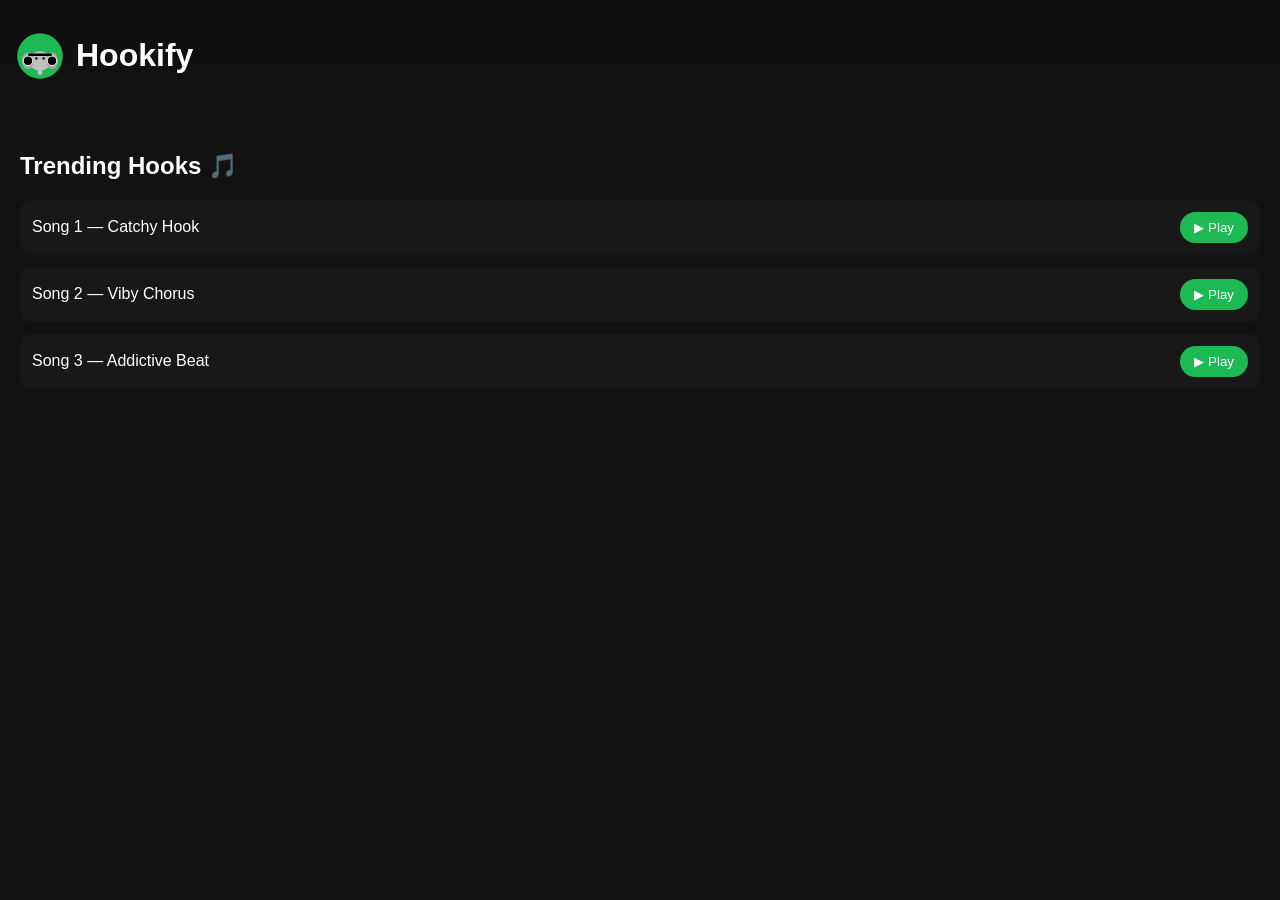
<file: index.html>
<!doctype html>
<html lang="en">
<head>
  <meta charset="utf-8" />
  <meta name="viewport" content="width=device-width,initial-scale=1" />
  <title>Hookify</title>
  <link rel="stylesheet" href="styles.css">
</head>
<body>
  <!-- Header -->
  <header>
    <img src="assets/hookify_logo.svg" alt="Hookify logo" class="logo" />
    <h1>Hookify</h1>
  </header>

  <!-- Main Section -->
  <main class="container">
    <h2>Trending Hooks 🎵</h2>

    <div class="song-card">
      <span>Song 1 — Catchy Hook</span>
      <button>▶ Play</button>
    </div>

    <div class="song-card">
      <span>Song 2 — Viby Chorus</span>
      <button>▶ Play</button>
    </div>

    <div class="song-card">
      <span>Song 3 — Addictive Beat</span>
      <button>▶ Play</button>
    </div>
  </main>
</body>
</html>
</file>
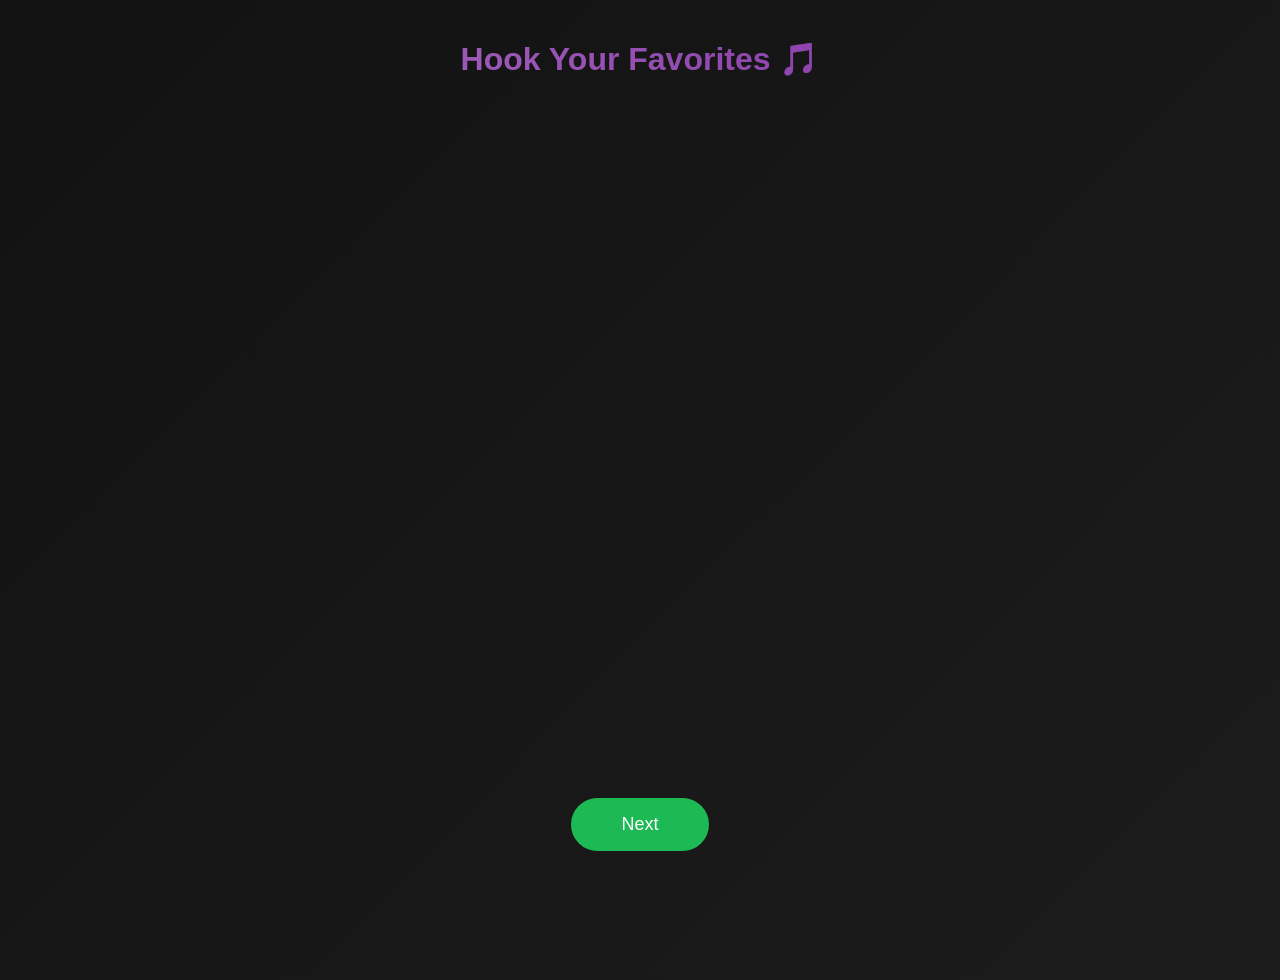
<file: artist-select.html>
<!DOCTYPE html>
<html lang="en">
<head>
<meta charset="UTF-8">
<meta name="viewport" content="width=device-width, initial-scale=1.0">
<title>Hookify - Hook Your Favorites 🎵</title>
<link rel="stylesheet" href="styles.css">
<style>
  body {
    margin: 0;
    background: linear-gradient(135deg, #121212 0%, #1c1c1c 100%);
    font-family: 'Arial', sans-serif;
    color: #fff;
    overflow-x: hidden;
    display: flex;
    flex-direction: column;
    align-items: center;
    justify-content: flex-start;
    min-height: 100vh;
    padding: 40px 20px;
  }

  h1 {
    margin: 0 0 40px;
    font-size: 2rem;
    text-align: center;
    background: linear-gradient(90deg, #9b59b6, #8e44ad);
    -webkit-background-clip: text;
    -webkit-text-fill-color: transparent;
    animation: hue 10s infinite linear;
  }

  @keyframes hue {
    0% { filter: hue-rotate(0deg); }
    100% { filter: hue-rotate(360deg); }
  }

  .artist-list {
    position: relative;
    width: 100%;
    max-width: 1200px;
    height: 70vh;
    display: flex;
    flex-wrap: wrap;
    justify-content: center;
    align-items: center;
    gap: 40px;
  }

  .artist {
    width: 150px;
    height: 150px;
    border-radius: 50%;
    overflow: hidden;
    border: 4px solid transparent;
    cursor: pointer;
    transition: all 0.4s ease;
    display: flex;
    align-items: center;
    justify-content: center;
    position: relative;
    transform: rotate(0deg) translateY(0px);
  }

  .artist img {
    width: 100%;
    height: 100%;
    object-fit: cover;
    border-radius: 50%;
    transition: transform 0.4s ease;
  }

  .artist:hover {
    transform: scale(1.2) rotate(-2deg);
    box-shadow: 0 0 25px rgba(128, 0, 255, 0.7);
    z-index: 2;
  }

  .artist.selected {
    border-color: #1DB954;
    box-shadow: 0 0 25px rgba(128,0,255,0.8);
    transform: scale(1.2);
  }

  .next-btn {
    margin-top: 50px;
    padding: 16px 50px;
    border-radius: 999px;
    border: none;
    background-color: #1DB954;
    color: #fff;
    font-size: 18px;
    cursor: pointer;
    transition: all 0.3s ease;
  }

  .next-btn:hover {
    background-color: #1ed760;
    box-shadow: 0 0 20px rgba(128,0,255,0.8);
  }

  @media (max-width: 768px) {
    .artist-list {
      gap: 20px;
      height: auto;
      flex-wrap: nowrap;
      overflow-x: auto;
      padding-bottom: 20px;
    }

    .artist {
      min-width: 120px;
      min-height: 120px;
    }
  }
</style>
</head>
<body>

  <h1>Hook Your Favorites 🎵</h1>

  <div class="artist-list" id="artist-list"></div>

  <button class="next-btn" id="next-btn">Next</button>

<script>
  const artistsList = [
    "Taylor Swift",
    "Arijit Singh",
    "Yo Yo Honey Singh",
    "One Direction",
    "BTS",
    "Blackpink",
    "Ed Sheeran",
    "Adele",
    "Drake",
    "Badshah"
  ];

  const artistListContainer = document.getElementById('artist-list');
  const selectedArtists = new Set();

  async function fetchArtist(name) {
    try {
      const res = await fetch(`http://localhost:3000/artists/${encodeURIComponent(name)}`);
      const data = await res.json();
      return data.artists.items[0];
    } catch (err) {
      console.error(err);
    }
  }

  async function renderArtists() {
    for (let name of artistsList) {
      const artist = await fetchArtist(name);
      if (!artist) continue;

      const div = document.createElement('div');
      div.classList.add('artist');
      div.innerHTML = `<img src="${artist.images[0]?.url || ''}" alt="${artist.name}">`;

      div.addEventListener('click', () => {
        if(div.classList.contains('selected')){
          div.classList.remove('selected');
          selectedArtists.delete(artist.id);
        } else {
          if(selectedArtists.size < 5){
            div.classList.add('selected');
            selectedArtists.add(artist.id);
          } else {
            alert("You can select up to 5 artists");
          }
        }
      });

      artistListContainer.appendChild(div);
    }
  }

  renderArtists();

  const nextBtn = document.getElementById('next-btn');
  nextBtn.addEventListener('click', () => {
    if(selectedArtists.size === 0){
      alert("Please select at least 1 artist");
      return;
    }
    console.log("Selected Artist IDs:", Array.from(selectedArtists));
    window.location.href = "taste-select.html";
  });
</script>

</body>
</html>
</file>
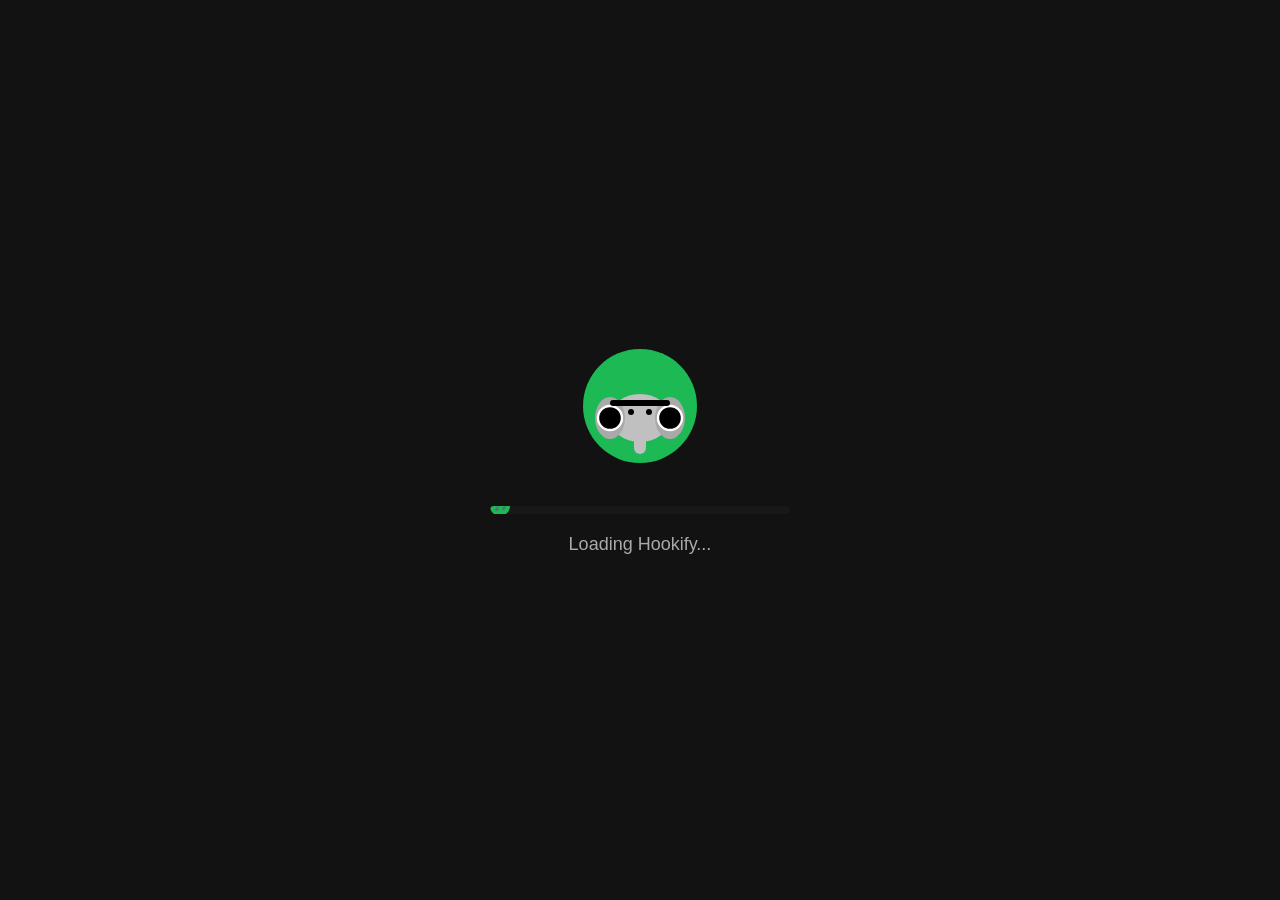
<file: loading.html>
<!DOCTYPE html>
<html lang="en">
<head>
  <meta charset="UTF-8">
  <meta name="viewport" content="width=device-width, initial-scale=1.0">
  <title>Hookify Loading</title>
  <link rel="stylesheet" href="styles.css">
  <style>
    /* Fullscreen center layout */
    body {
      margin: 0;
      height: 100vh;
      background-color: #121212;
      display: flex;
      flex-direction: column;
      justify-content: center;
      align-items: center;
      font-family: Arial, sans-serif;
      overflow: hidden;
    }

    /* Logo */
    .logo {
      height: 120px;
      width: 120px;
      margin-bottom: 40px;
    }

    /* Loading bar */
    .loading-bar {
      position: relative;
      width: 300px;
      height: 8px;
      background: #181818;
      border-radius: 4px;
      overflow: hidden;
    }

    /* Sliding note */
    .note {
      position: absolute;
      top: -10px; /* sits above the bar */
      width: 20px;
      height: 20px;
      background: #1DB954; /* green circle */
      border-radius: 50%;
      display: flex;
      justify-content: center;
      align-items: center;
      animation: slide 2s infinite linear;
      font-size: 12px; /* size of music symbol */
    }

    .music-symbol {
      position: relative;
      top: -1px;
      color: #fff;
    }

    @keyframes slide {
      0% { left: 0; }
      50% { left: 280px; }
      100% { left: 0; }
    }

    /* Loading text */
    .loading-text {
      margin-top: 20px;
      font-size: 18px;
      color: #aaa;
    }

    /* Fade out animation for redirect */
    .fade-out {
      animation: fadeOut 0.8s forwards;
    }

    @keyframes fadeOut {
      to { opacity: 0; transform: scale(0.95); }
    }
  </style>
</head>
<body>

  <!-- Hookify logo -->
  <img src="assets/hookify_logo.svg" alt="Hookify Logo" class="logo">

  <!-- Loading bar with sliding note -->
  <div class="loading-bar">
    <div class="note">
      <span class="music-symbol">🎵</span>
    </div>
  </div>

  <!-- Loading text -->
  <div class="loading-text">Loading Hookify...</div>

  <script>
    // Redirect after 3 seconds
    setTimeout(() => {
      document.body.classList.add('fade-out'); // fade-out animation
      setTimeout(() => {
        window.location.href = "login.html"; // will create login.html next
      }, 800); // match fade-out duration
    }, 3000);
  </script>

</body>
</html>
</file>
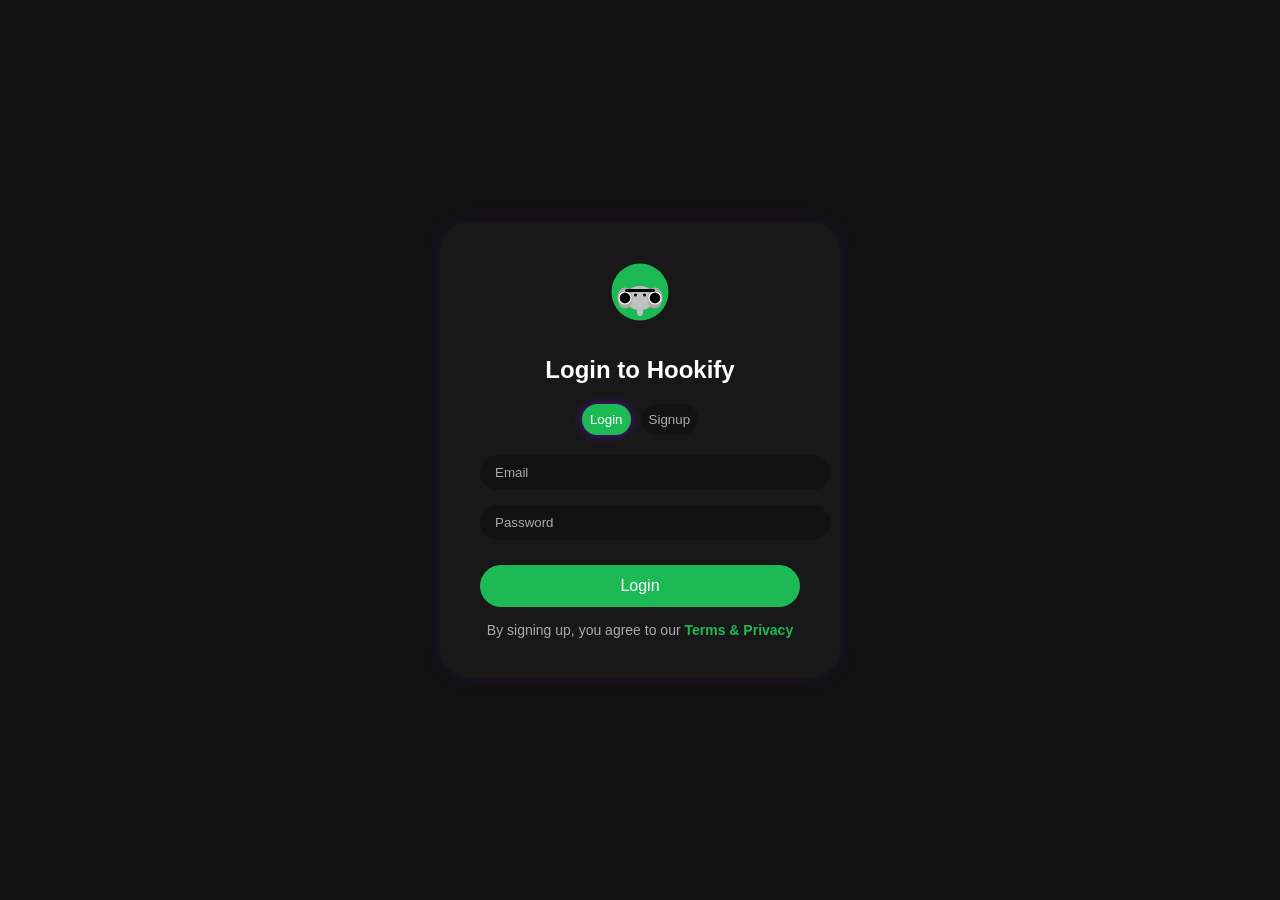
<file: login.html>
<!DOCTYPE html>
<html lang="en">
<head>
  <meta charset="UTF-8">
  <meta name="viewport" content="width=device-width, initial-scale=1.0">
  <title>Hookify Login / Signup</title>
  <link rel="stylesheet" href="styles.css">
  <style>
    body {
      margin: 0;
      height: 100vh;
      background-color: #121212;
      display: flex;
      justify-content: center;
      align-items: center;
      font-family: Arial, sans-serif;
    }

    .login-card {
      background-color: #181818;
      border-radius: 30px; /* rounded vertical ends */
      padding: 40px;
      width: 320px;
      display: flex;
      flex-direction: column;
      align-items: center;
      box-shadow: 0 0 20px rgba(128, 0, 255, 0.1);
      transition: all 0.3s ease;
    }

    .login-card:hover {
      box-shadow: 0 0 25px rgba(128, 0, 255, 0.6);
      transform: translateY(-3px);
    }

    /* Mini logo */
    .mini-logo {
      height: 60px;
      width: 60px;
      margin-bottom: 15px;
    }

    h2 {
      color: #fff;
      margin-bottom: 20px;
    }

    /* Tabs */
    .tab-buttons {
      display: flex;
      gap: 10px;
      margin-bottom: 20px;
    }

    .tab-buttons button {
      flex: 1;
      padding: 8px;
      border-radius: 999px;
      border: none;
      background-color: #121212;
      color: #aaa;
      cursor: pointer;
      transition: all 0.3s ease;
    }

    .tab-buttons button.active {
      background-color: #1DB954;
      color: #fff;
      box-shadow: 0 0 10px rgba(128,0,255,0.6);
    }

    input {
      width: 100%;
      padding: 10px 15px;
      margin-bottom: 15px;
      border-radius: 999px; /* circular ends */
      border: none;
      background-color: #121212;
      color: #fff;
      outline: none;
    }

    input::placeholder {
      color: #aaa;
    }

    button.login-btn {
      width: 100%;
      padding: 12px;
      border-radius: 999px;
      border: none;
      background-color: #1DB954;
      color: #fff;
      font-size: 16px;
      cursor: pointer;
      transition: all 0.3s ease;
      margin-top: 10px;
    }

    button.login-btn:hover {
      background-color: #1ed760;
      box-shadow: 0 0 15px rgba(128, 0, 255, 0.6);
    }

    .signup-text {
      margin-top: 15px;
      color: #aaa;
      font-size: 14px;
    }

    .signup-text a {
      color: #1DB954;
      text-decoration: none;
      font-weight: bold;
    }

    .signup-text a:hover {
      text-decoration: underline;
    }
  </style>
</head>
<body>

  <div class="login-card">
    <!-- Mini Logo -->
    <img src="assets/hookify_logo.svg" alt="Hookify Logo" class="mini-logo">

    <!-- Heading -->
    <h2>Login to Hookify</h2>

    <!-- Tabs -->
    <div class="tab-buttons">
      <button class="active" id="login-tab">Login</button>
      <button id="signup-tab">Signup</button>
    </div>

    <!-- Form -->
    <form id="auth-form">
      <input type="email" placeholder="Email" required>
      <input type="password" placeholder="Password" required>
      <button type="submit" class="login-btn">Login</button>
    </form>

    <div class="signup-text">
      By signing up, you agree to our <a href="#">Terms & Privacy</a>
    </div>
  </div>

  <script>
    // Tab switching logic
    const loginTab = document.getElementById('login-tab');
    const signupTab = document.getElementById('signup-tab');
    const form = document.getElementById('auth-form');
    const loginBtn = form.querySelector('button');

    loginTab.addEventListener('click', () => {
      loginTab.classList.add('active');
      signupTab.classList.remove('active');
      form.querySelector('input[type="email"]').value = '';
      form.querySelector('input[type="password"]').value = '';
      loginBtn.textContent = 'Login';
    });

    signupTab.addEventListener('click', () => {
      signupTab.classList.add('active');
      loginTab.classList.remove('active');
      form.querySelector('input[type="email"]').value = '';
      form.querySelector('input[type="password"]').value = '';
      loginBtn.textContent = 'Signup';
    });

    form.addEventListener('submit', (e) => {
      e.preventDefault();
      alert(`${loginBtn.textContent} functionality coming soon!`);
    });
  </script>

</body>
</html>
</file>
<file: styles.css>
:root{
  --bg:#121212;
  --card:#181818;
  --accent:#1DB954;
  --text:#ffffff;
}

html,body{
  height:100%;
  margin:0;
  background:var(--bg);
  color:var(--text);
  font-family:Arial, sans-serif;
}

header{
  display:flex;
  align-items:center;
  gap:12px;
  padding:16px;
  background:linear-gradient(180deg, rgba(0,0,0,0.2), transparent);
}

.logo{
  height:48px;
  width:48px;
}

.container{
  padding:20px;
}

.song-card{
  background:var(--card);
  border-radius:12px;
  padding:12px;
  display:flex;
  justify-content:space-between;
  align-items:center;
  margin-bottom:12px;
}

button{
  background:var(--accent);
  border:none;
  padding:8px 14px;
  border-radius:999px;
  color:#fff;
  cursor:pointer;
}
</file>
